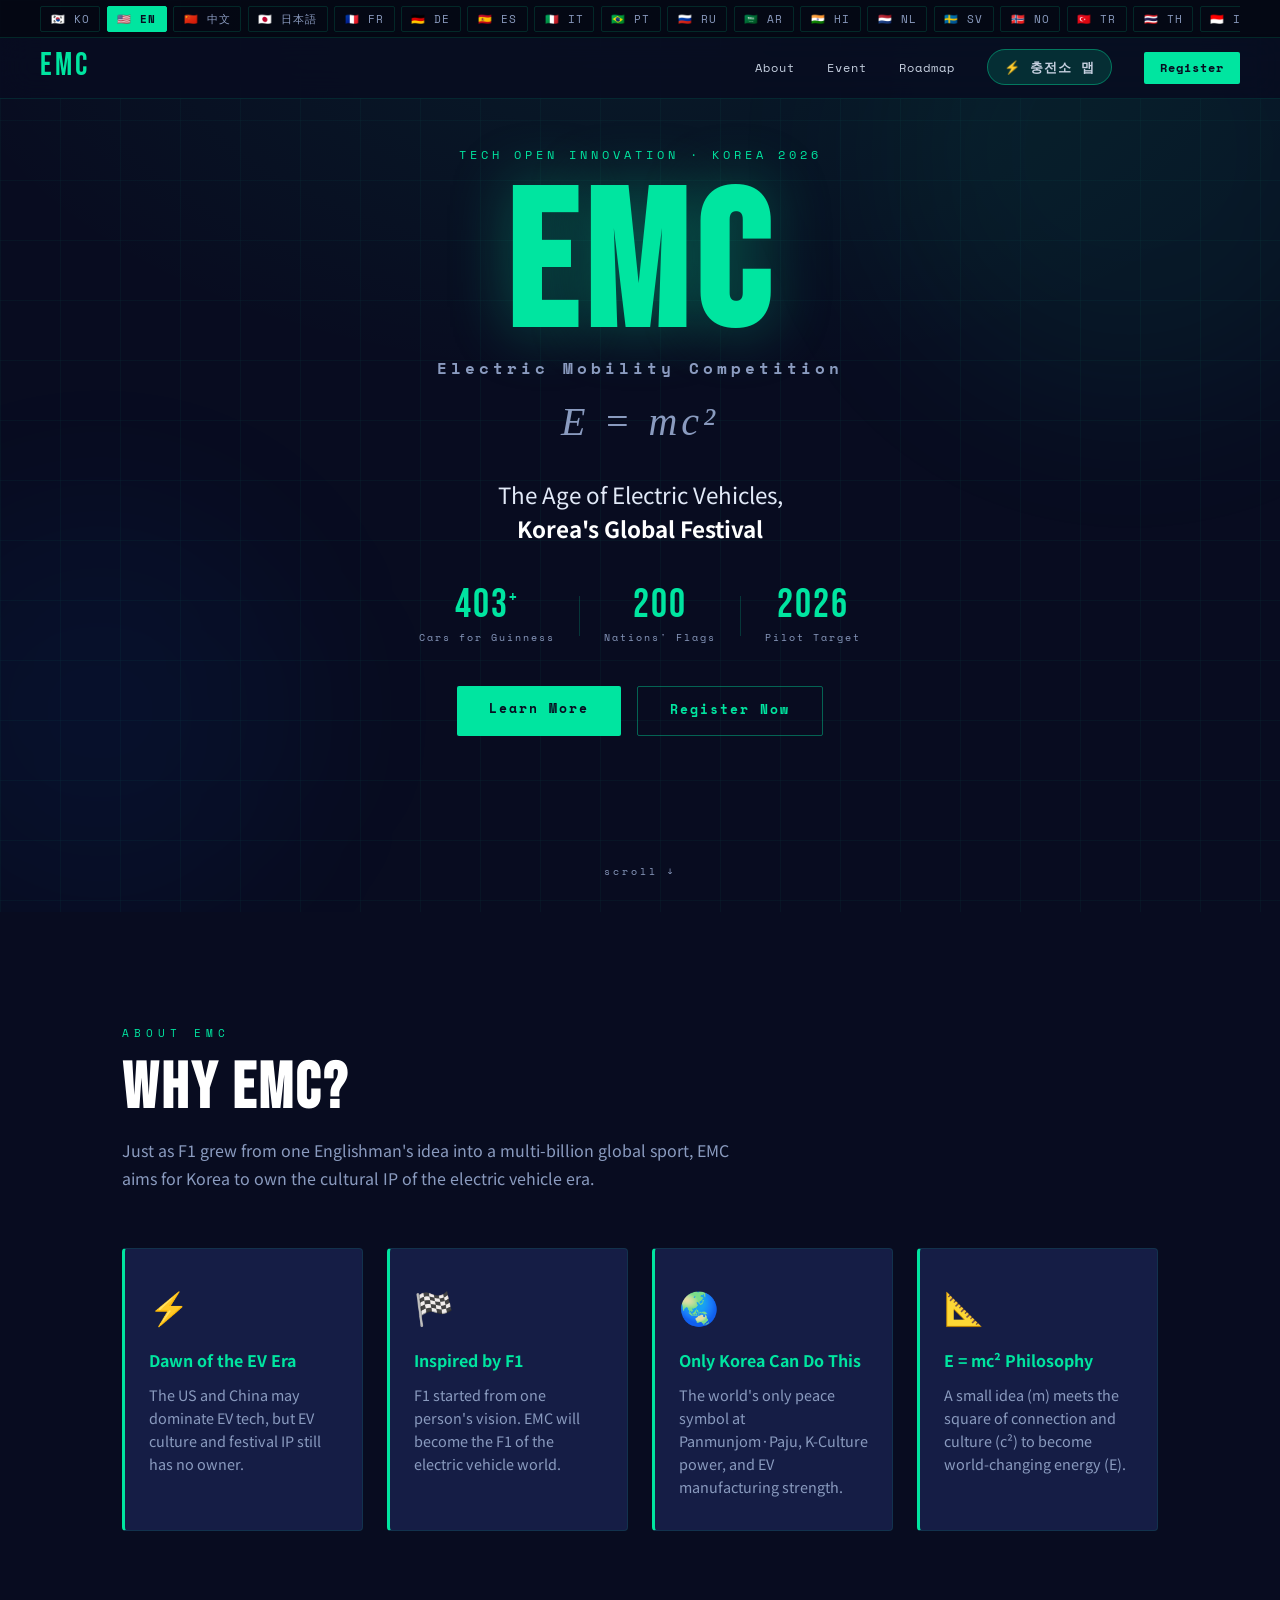
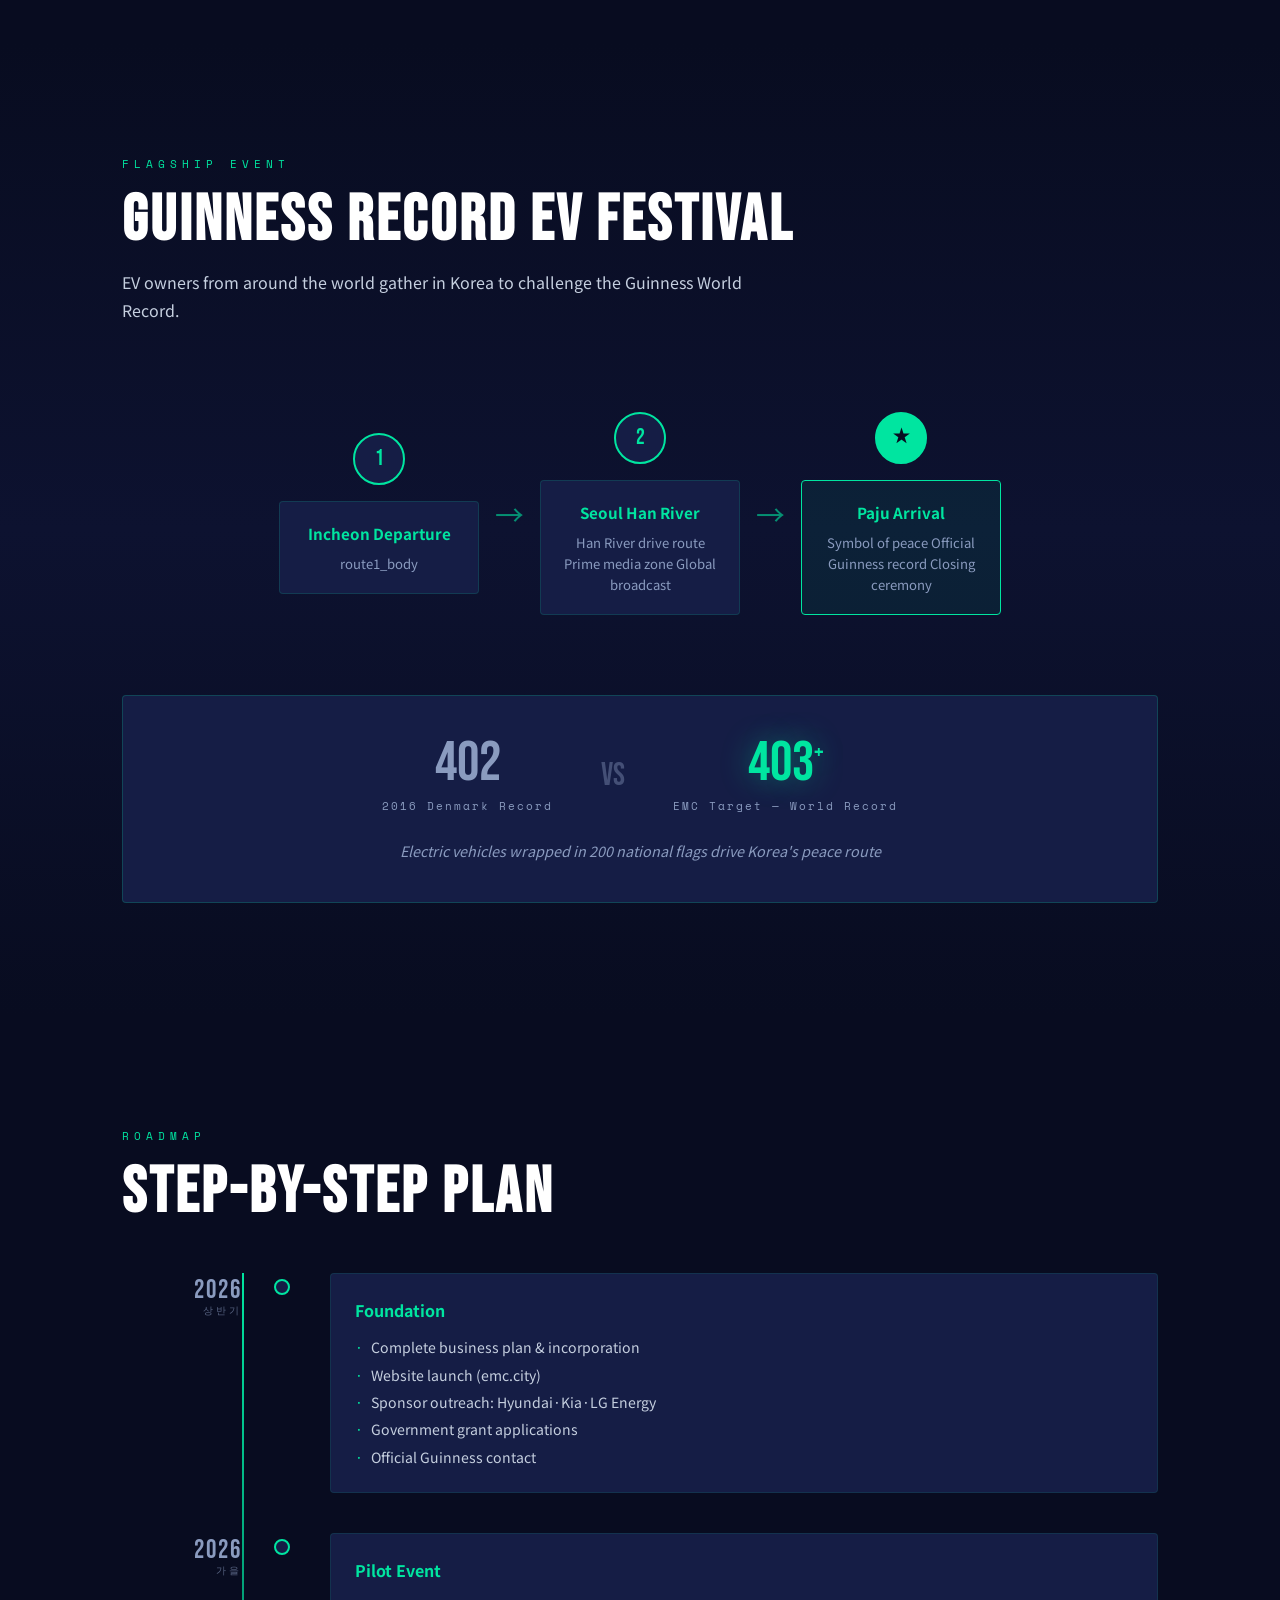
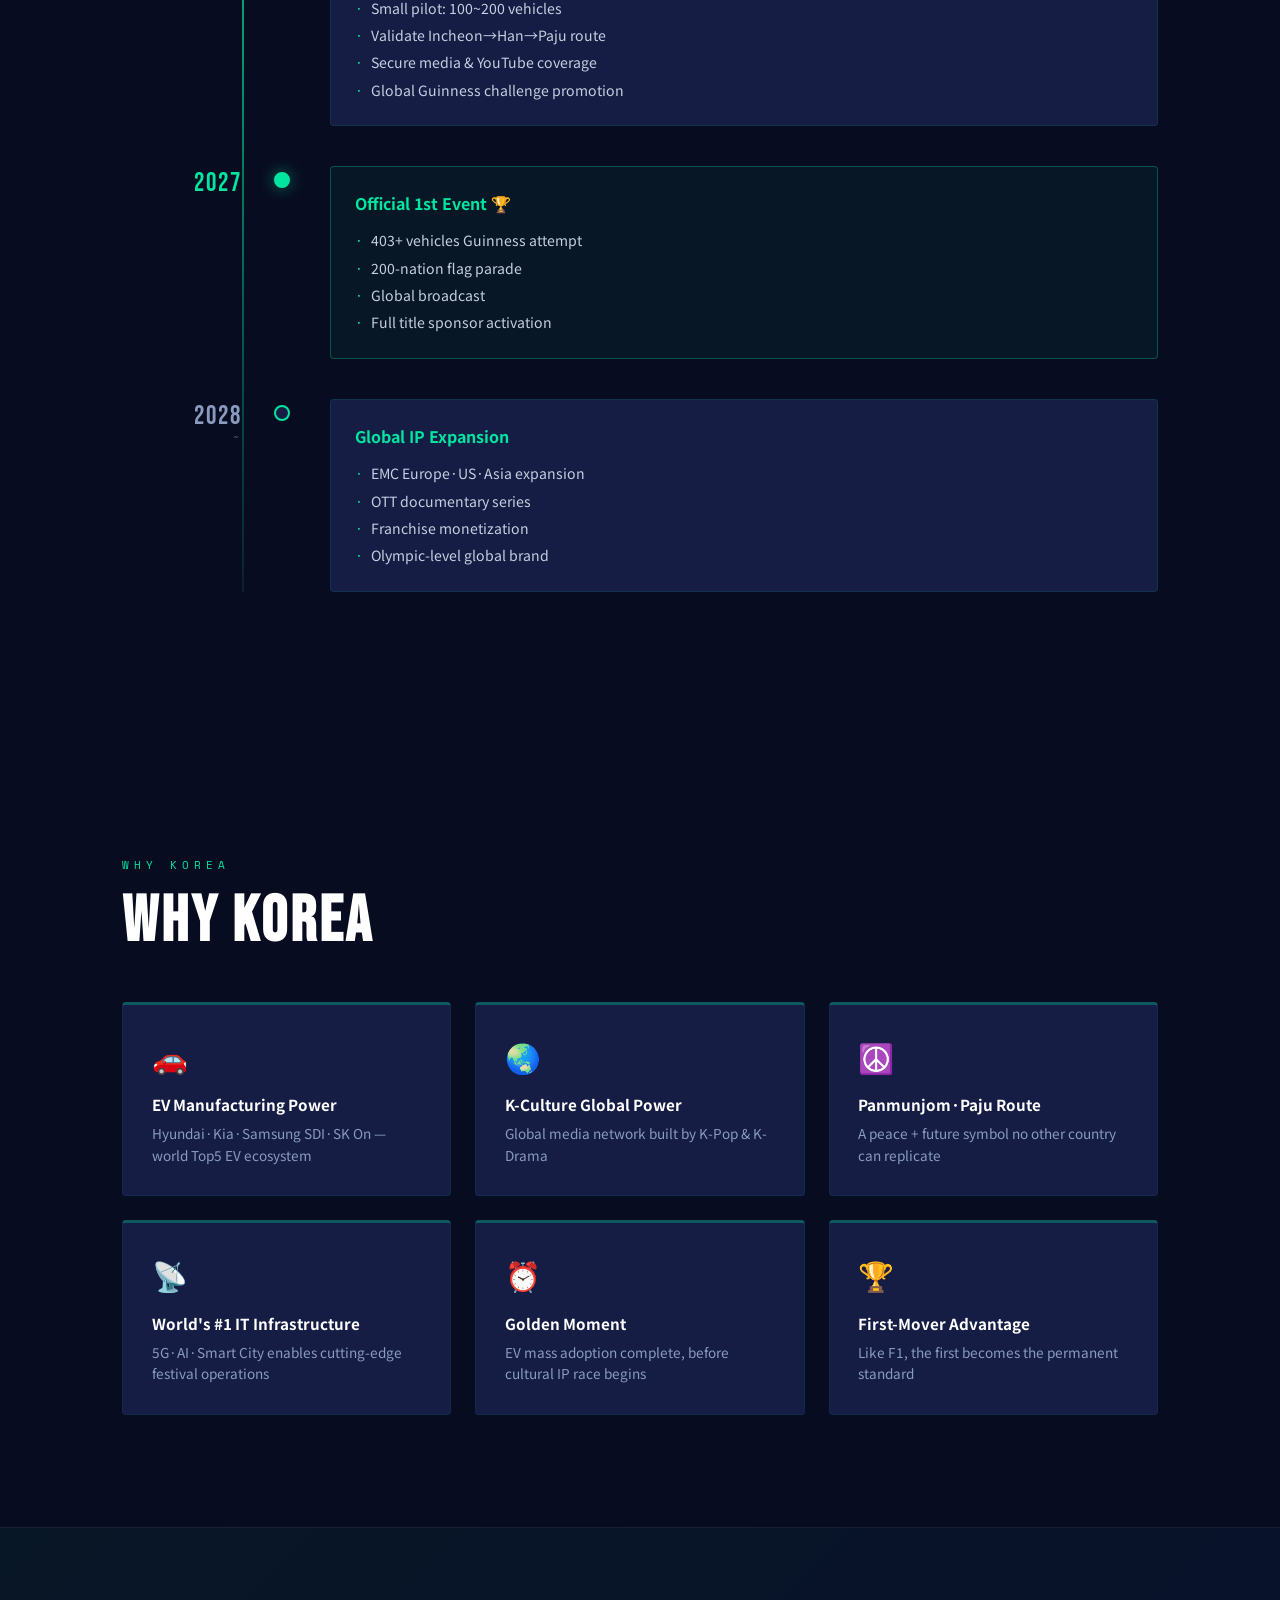
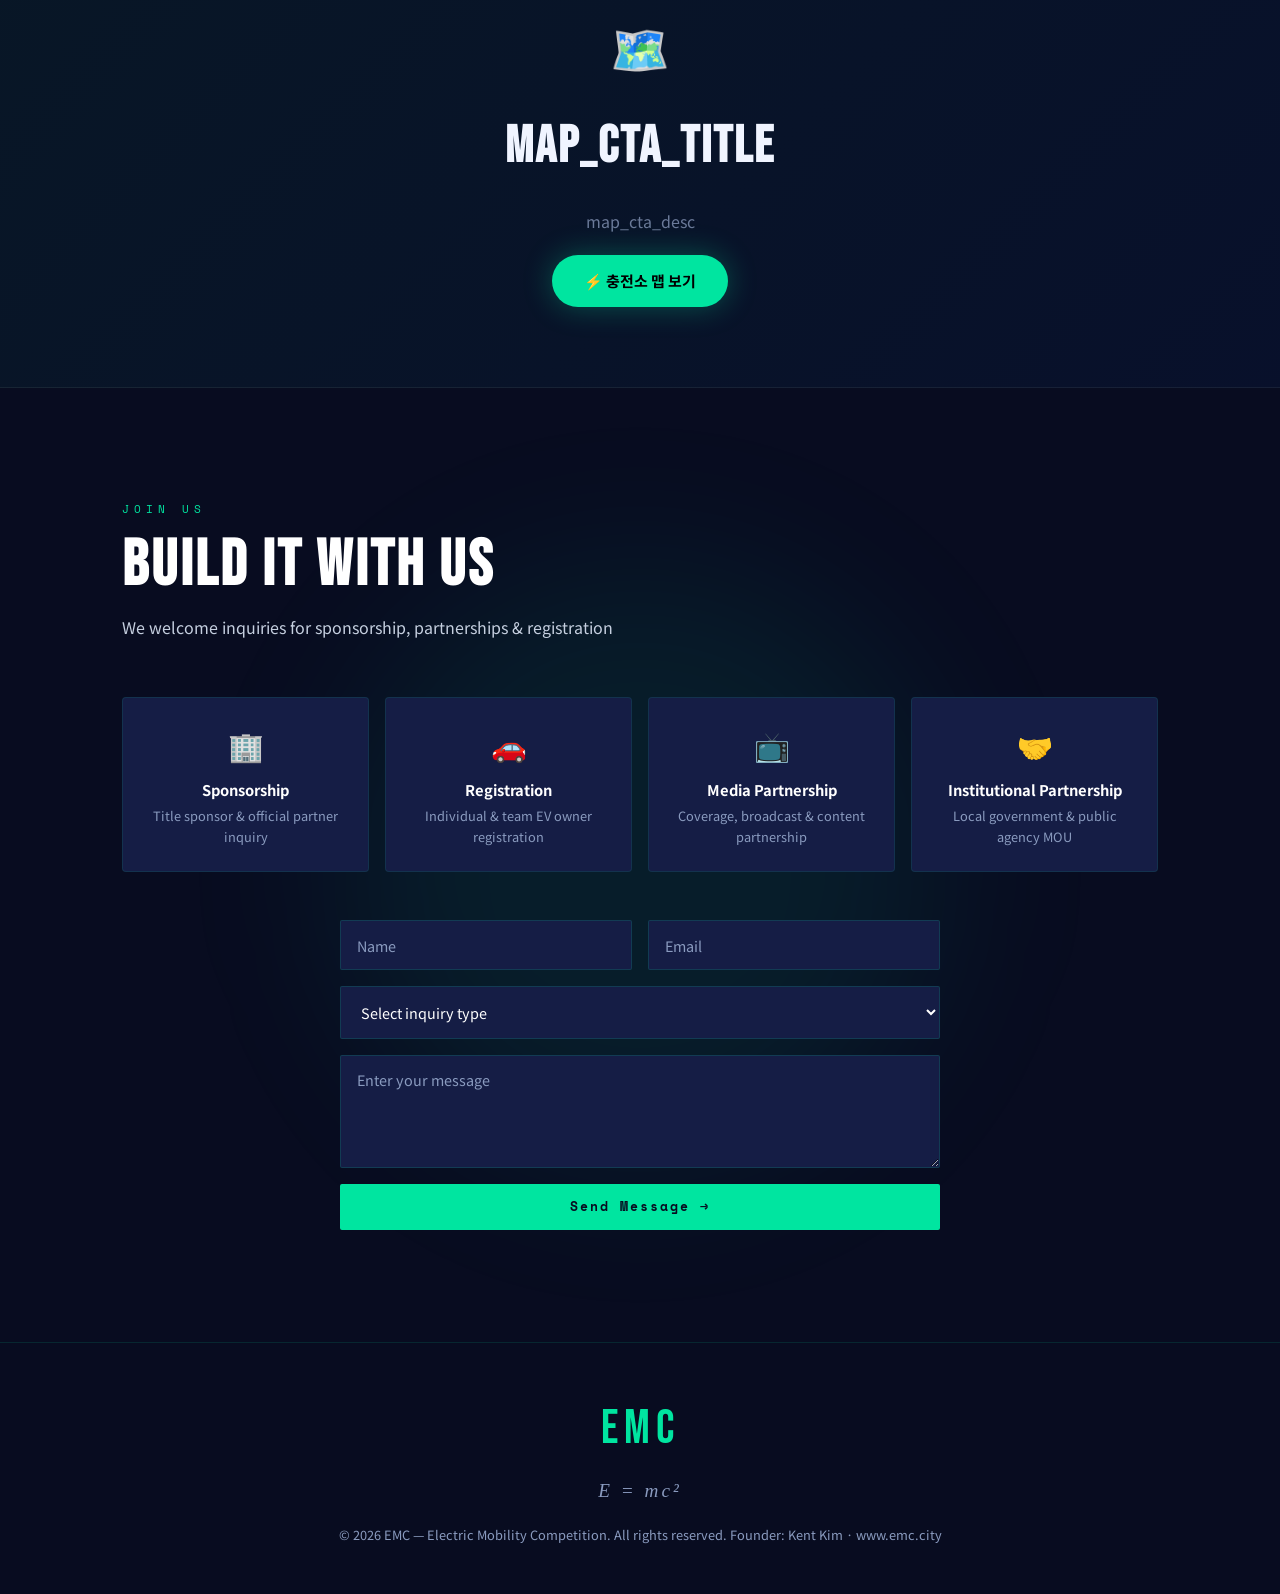
<file: about.html>
<!DOCTYPE html>
<html lang="ko">
<head>
  <meta charset="UTF-8" />
  <meta name="viewport" content="width=device-width, initial-scale=1.0" />
  <title>EMC — About</title>
  <meta name="description" content="전기자동차 시대, 한국이 만드는 글로벌 축제." />
  <link rel="preconnect" href="https://fonts.googleapis.com" />
  <link rel="preconnect" href="https://fonts.gstatic.com" crossorigin />
  <link href="https://fonts.googleapis.com/css2?family=Space+Mono:wght@400;700&family=Bebas+Neue&family=Noto+Sans+KR:wght@300;400;700;900&display=swap" rel="stylesheet" />
  <link rel="stylesheet" href="style.css" />

  <link rel="icon" type="image/x-icon" href="./favicon.ico">
  <link rel="apple-touch-icon" href="./apple-touch-icon.png">
</head>
<body>

  <!-- LANG BAR -->
  <div id="lang-bar">
    <div class="lang-inner">
      <button class="lang-btn" data-lang="ko">🇰🇷 KO</button>
      <button class="lang-btn" data-lang="en">🇺🇸 EN</button>
      <button class="lang-btn" data-lang="zh">🇨🇳 中文</button>
      <button class="lang-btn" data-lang="ja">🇯🇵 日本語</button>
      <button class="lang-btn" data-lang="fr">🇫🇷 FR</button>
      <button class="lang-btn" data-lang="de">🇩🇪 DE</button>
      <button class="lang-btn" data-lang="es">🇪🇸 ES</button>
      <button class="lang-btn" data-lang="it">🇮🇹 IT</button>
      <button class="lang-btn" data-lang="pt">🇧🇷 PT</button>
      <button class="lang-btn" data-lang="ru">🇷🇺 RU</button>
      <button class="lang-btn" data-lang="ar">🇸🇦 AR</button>
      <button class="lang-btn" data-lang="hi">🇮🇳 HI</button>
      <button class="lang-btn" data-lang="nl">🇳🇱 NL</button>
      <button class="lang-btn" data-lang="sv">🇸🇪 SV</button>
      <button class="lang-btn" data-lang="no">🇳🇴 NO</button>
      <button class="lang-btn" data-lang="tr">🇹🇷 TR</button>
      <button class="lang-btn" data-lang="th">🇹🇭 TH</button>
      <button class="lang-btn" data-lang="id">🇮🇩 ID</button>
      <button class="lang-btn" data-lang="pl">🇵🇱 PL</button>
      <button class="lang-btn" data-lang="vi">🇻🇳 VI</button>
    </div>
  </div>

  <!-- NAV -->
  <nav id="nav">
    <div class="nav-inner">
      <a class="nav-logo" href="./index.html">EMC</a>
      <ul class="nav-links">
        <li><a href="#about"   data-i18n="nav_about">소개</a></li>
        <li><a href="#event"   data-i18n="nav_event">행사</a></li>
        <li><a href="#roadmap" data-i18n="nav_roadmap">로드맵</a></li>
        
        <li><a href="./index.html" class="nav-map-btn" style="background:rgba(0,229,160,0.15);color:#00e5a0;border:1px solid rgba(0,229,160,0.4);padding:7px 16px;border-radius:999px;font-weight:600;font-size:13px;transition:.2s;" onmouseover="this.style.background='rgba(0,229,160,0.3)'" onmouseout="this.style.background='rgba(0,229,160,0.15)'">⚡ 충전소 맵</a></li>
        <li><a href="#contact" class="nav-cta" data-i18n="nav_cta">참가 신청</a></li>
      </ul>
      <button class="nav-hamburger" id="hamburger"><span></span><span></span><span></span></button>
    </div>
  </nav>

  <!-- HERO -->
  <section id="hero">
    <div class="hero-bg">
      <div class="grid-overlay"></div>
      <div class="glow glow-1"></div>
      <div class="glow glow-2"></div>
      <div class="particles" id="particles"></div>
    </div>
    <div class="hero-content">
      <div class="hero-label" data-i18n="hero_label">TECH OPEN INNOVATION · KOREA 2026</div>
      <h1 class="hero-title">
        <span class="hero-emc">EMC</span>
        <span class="hero-sub">Electric Mobility Competition</span>
      </h1>
      <p class="hero-formula">E = mc²</p>
      <p class="hero-tagline">
        <span data-i18n="hero_tagline1">전기자동차 시대,</span><br>
        <strong data-i18n="hero_tagline2">한국이 만드는 글로벌 축제</strong>
      </p>
      <div class="hero-stats">
        <div class="stat"><span class="stat-num">403<sup>+</sup></span><span class="stat-lbl" data-i18n="stat1_lbl">대 기네스 도전</span></div>
        <div class="stat-divider"></div>
        <div class="stat"><span class="stat-num">200</span><span class="stat-lbl" data-i18n="stat2_lbl">개국 국기 래핑</span></div>
        <div class="stat-divider"></div>
        <div class="stat"><span class="stat-num">2026</span><span class="stat-lbl" data-i18n="stat3_lbl">파일럿 목표</span></div>
      </div>
      <div class="hero-btns">
        <a href="#event"   class="btn-primary" data-i18n="btn_learn">행사 알아보기</a>
        <a href="#contact" class="btn-ghost"   data-i18n="btn_register">참가 신청하기</a>
      </div>
    </div>
    <div class="hero-scroll">scroll ↓</div>
  </section>

  <!-- ABOUT -->
  <section id="about">
    <div class="container">
      <div class="section-label" data-i18n="about_label">ABOUT EMC</div>
      <h2 class="section-title" data-i18n="about_title">왜 EMC인가?</h2>
      <p class="section-desc" data-i18n="about_desc">F1이 한 영국인의 아이디어에서 수조 원 규모의 글로벌 스포츠로 성장한 것처럼,
EMC는 전기차 시대의 문화 IP를 한국이 선점하는 것을 목표로 합니다.</p>
      <div class="about-grid">
        <div class="about-card" data-reveal><div class="card-icon">⚡</div><h3 data-i18n="card1_title">전기차 시대의 도래</h3><p data-i18n="card1_body">기술 패권은 미국·중국이 가져갔지만, 전기차 문화와 축제 IP는 아직 주인이 없습니다.</p></div>
        <div class="about-card" data-reveal><div class="card-icon">🏁</div><h3 data-i18n="card2_title">F1이 준 영감</h3><p data-i18n="card2_body">F1은 한 사람의 비전에서 시작되었습니다. EMC는 전기차 세계의 F1이 될 것입니다.</p></div>
        <div class="about-card" data-reveal><div class="card-icon">🌏</div><h3 data-i18n="card3_title">한국만이 할 수 있는 것</h3><p data-i18n="card3_body">판문점·파주라는 세계 유일의 평화 상징 공간, K-컬처 파워, 전기차 제조 강국.</p></div>
        <div class="about-card" data-reveal><div class="card-icon">📐</div><h3 data-i18n="card4_title">E = mc² 철학</h3><p data-i18n="card4_body">작은 아이디어(m)가 연결과 문화의 제곱(c²)을 만나 세상을 바꾸는 에너지(E)가 됩니다.</p></div>
      </div>
    </div>
  </section>

  <!-- EVENT -->
  <section id="event">
    <div class="event-bg"></div>
    <div class="container">
      <div class="section-label" data-i18n="event_label">FLAGSHIP EVENT</div>
      <h2 class="section-title light" data-i18n="event_title">기네스 도전 국제 전기차 페스티벌</h2>
      <p class="section-desc light" data-i18n="event_desc">전세계 전기차 오너가 한국에 모여 기네스 세계기록에 도전합니다.</p>
      <div class="route-wrap">
        <div class="route-steps">
          <div class="route-step" data-reveal>
            <div class="route-dot">1</div>
            <div class="route-card"><h4 data-i18n="route1_title">인천 출발</h4><p data-i18n="route1_body">국제공항 인근 집결<br>200개국 국기 래핑<br>개막식</p></div>
          </div>
          <div class="route-arrow">→</div>
          <div class="route-step" data-reveal>
            <div class="route-dot">2</div>
            <div class="route-card"><h4 data-i18n="route2_title">서울 한강</h4><p data-i18n="route2_body">한강 드라이브 코스<br>주요 미디어 구간<br>글로벌 중계</p></div>
          </div>
          <div class="route-arrow">→</div>
          <div class="route-step highlight" data-reveal>
            <div class="route-dot">★</div>
            <div class="route-card"><h4 data-i18n="route3_title">파주 도착</h4><p data-i18n="route3_body">평화의 상징 지역<br>기네스 공식 기록<br>폐막식</p></div>
          </div>
        </div>
      </div>
      <div class="guinness-box" data-reveal>
        <div class="guinness-record">
          <div class="record-item">
            <span class="record-num">402</span>
            <span class="record-lbl" data-i18n="dk_record">2016년 덴마크 기록</span>
          </div>
          <div class="record-vs">VS</div>
          <div class="record-item target">
            <span class="record-num">403<sup>+</sup></span>
            <span class="record-lbl" data-i18n="emc_target">EMC 목표 — 세계신기록</span>
          </div>
        </div>
        <p class="guinness-note" data-i18n="guinness_note">전세계 200개국 국기를 래핑한 전기차들이 한국의 평화 루트를 달립니다</p>
      </div>
    </div>
  </section>

  <!-- ROADMAP -->
  <section id="roadmap">
    <div class="container">
      <div class="section-label" data-i18n="rm_label">ROADMAP</div>
      <h2 class="section-title" data-i18n="rm_title">단계별 추진 계획</h2>
      <div class="timeline">
        <div class="tl-item" data-reveal>
          <div class="tl-year">2026<br><small>상반기</small></div>
          <div class="tl-dot"></div>
          <div class="tl-content"><h4 data-i18n="phase1_title">기반 구축</h4><ul id="phase1_list"></ul></div>
        </div>
        <div class="tl-item" data-reveal>
          <div class="tl-year">2026<br><small>가을</small></div>
          <div class="tl-dot"></div>
          <div class="tl-content"><h4 data-i18n="phase2_title">파일럿 행사</h4><ul id="phase2_list"></ul></div>
        </div>
        <div class="tl-item highlight" data-reveal>
          <div class="tl-year">2027</div>
          <div class="tl-dot"></div>
          <div class="tl-content"><h4 data-i18n="phase3_title">공식 1회 대회 🏆</h4><ul id="phase3_list"></ul></div>
        </div>
        <div class="tl-item" data-reveal>
          <div class="tl-year">2028<br><small>~</small></div>
          <div class="tl-dot"></div>
          <div class="tl-content"><h4 data-i18n="phase4_title">글로벌 IP화</h4><ul id="phase4_list"></ul></div>
        </div>
      </div>
    </div>
  </section>

  <!-- WHY KOREA -->
  <section id="why-korea">
    <div class="container">
      <div class="section-label" data-i18n="why_label">WHY KOREA</div>
      <h2 class="section-title" data-i18n="why_title">한국이어야 하는 이유</h2>
      <div class="why-grid">
        <div class="why-item" data-reveal><span class="why-icon">🚗</span><h4 data-i18n="why1_title">전기차 제조 강국</h4><p data-i18n="why1_body">현대·기아·삼성SDI·SK온 등 세계 Top5 EV 생태계</p></div>
        <div class="why-item" data-reveal><span class="why-icon">🌏</span><h4 data-i18n="why2_title">K-컬처 글로벌 파워</h4><p data-i18n="why2_body">K-팝·K-드라마로 구축된 전세계 미디어 네트워크</p></div>
        <div class="why-item" data-reveal><span class="why-icon">☮️</span><h4 data-i18n="why3_title">판문점·파주 루트</h4><p data-i18n="why3_body">세계 어느 나라도 따라올 수 없는 평화+미래의 상징</p></div>
        <div class="why-item" data-reveal><span class="why-icon">📡</span><h4 data-i18n="why4_title">IT 인프라 세계 1위</h4><p data-i18n="why4_body">5G·AI·스마트시티로 최첨단 페스티벌 운영 가능</p></div>
        <div class="why-item" data-reveal><span class="why-icon">⏰</span><h4 data-i18n="why5_title">골든타임</h4><p data-i18n="why5_body">EV 대중화 완성, 문화 IP 선점 경쟁 시작 전</p></div>
        <div class="why-item" data-reveal><span class="why-icon">🏆</span><h4 data-i18n="why6_title">선점 효과</h4><p data-i18n="why6_body">F1처럼 최초가 곧 영구적 표준이 됩니다</p></div>
      </div>
    </div>
  </section>

  

  <!-- CONTACT -->
  
  <!-- MAP CTA -->
  <section id="map-cta" style="padding:80px 20px;text-align:center;background:linear-gradient(135deg,rgba(0,229,160,0.05),rgba(0,102,255,0.05));border-top:1px solid rgba(255,255,255,0.06);border-bottom:1px solid rgba(255,255,255,0.06);">
    <div style="max-width:600px;margin:0 auto;display:flex;flex-direction:column;align-items:center;gap:20px;">
      <div style="font-size:48px;">🗺️</div>
      <h2 style="font-family:'Bebas Neue',sans-serif;font-size:clamp(32px,5vw,52px);letter-spacing:2px;color:#f0f4ff;" data-i18n="map_cta_title">전세계 EV 충전소 지도</h2>
      <p style="color:#6b7a99;font-size:16px;line-height:1.7;max-width:480px;" data-i18n="map_cta_desc">전세계 전기차 충전소를 실시간으로 확인하세요. 충전소 상태 신고, 사진 업로드, EV 오너 커뮤니티 채팅까지.</p>
      <a href="./index.html" style="display:inline-flex;align-items:center;gap:10px;background:#00e5a0;color:#000;font-weight:700;font-size:15px;padding:14px 32px;border-radius:999px;text-decoration:none;transition:.2s;box-shadow:0 0 30px rgba(0,229,160,0.3);" onmouseover="this.style.transform='scale(1.04)'" onmouseout="this.style.transform='scale(1)'">
        ⚡ 충전소 맵 보기
      </a>
    </div>
  </section>

<section id="contact">
    <div class="contact-bg"><div class="glow glow-3"></div></div>
    <div class="container">
      <div class="section-label" data-i18n="contact_label">JOIN US</div>
      <h2 class="section-title light" data-i18n="contact_title">함께 만들어 가세요</h2>
      <p class="section-desc light" data-i18n="contact_desc">스폰서십, 파트너십, 참가 신청 등 문의를 환영합니다</p>
      <div class="contact-grid">
        <div class="contact-card" data-reveal><div class="contact-icon">🏢</div><h4 data-i18n="ct1_title">스폰서십</h4><p data-i18n="ct1_body">타이틀 스폰서·공식 파트너 문의</p></div>
        <div class="contact-card" data-reveal><div class="contact-icon">🚗</div><h4 data-i18n="ct2_title">참가 신청</h4><p data-i18n="ct2_body">전기차 오너 개인·팀 참가 등록</p></div>
        <div class="contact-card" data-reveal><div class="contact-icon">📺</div><h4 data-i18n="ct3_title">미디어 협력</h4><p data-i18n="ct3_body">취재·중계·콘텐츠 파트너십</p></div>
        <div class="contact-card" data-reveal><div class="contact-icon">🤝</div><h4 data-i18n="ct4_title">기관 협력</h4><p data-i18n="ct4_body">지자체·정부기관 MOU 문의</p></div>
      </div>
      <div class="contact-form-wrap" data-reveal>
        <form class="contact-form" id="contactForm" action="https://formspree.io/f/mdawvarp" method="POST">
          <div class="form-row">
            <input type="text"  data-i18n="form_name"  placeholder="성함"   name="name" required />
            <input type="email" data-i18n="form_email" placeholder="이메일" name="email" required />
          </div>
          <select name="inquiry_type" required>
            <option value="" disabled selected data-i18n="form_select">문의 유형 선택</option>
            <option data-i18n="ct1_title">스폰서십</option>
            <option data-i18n="ct2_title">참가 신청</option>
            <option data-i18n="ct3_title">미디어 협력</option>
            <option data-i18n="ct4_title">기관 협력</option>
          </select>
          <textarea data-i18n="form_msg" placeholder="메시지를 입력해주세요" name="message" rows="4" required></textarea>
          <button type="submit" class="btn-primary full" id="submitBtn" data-i18n="form_submit">문의하기 →</button>
        </form>
      </div>
    </div>
  </section>

  <!-- FOOTER -->
  <footer>
    <div class="footer-inner">
      <div class="footer-logo">EMC</div>
      <div class="footer-formula">E = mc²</div>
      <p class="footer-copy" data-i18n="footer_copy">© 2026 EMC — Electric Mobility Competition. All rights reserved.<br>Founder: Kent Kim (김형섭) · www.emc.city</p>
    </div>
  </footer>

  <script src="i18n.js"></script>
  <script src="main.js"></script>
</body>
</html>
</file>
<file: style.css>
/* ── Reset & Variables ── */
*, *::before, *::after { box-sizing: border-box; margin: 0; padding: 0; }

:root {
  --navy:      #080c20;
  --navy-mid:  #0d1230;
  --navy-light:#151d45;
  --green:     #00e5a0;
  --green-dim: #00b87a;
  --white:     #ffffff;
  --off-white: #e2eaf8;
  --gray:      #8a9bbf;
  --gray-light:#c5cfdf;
  --gold:      #ffd166;
  --font-display: 'Bebas Neue', sans-serif;
  --font-mono:    'Space Mono', monospace;
  --font-body:    'Noto Sans KR', sans-serif;
}

html { scroll-behavior: smooth; }

body {
  background: var(--navy);
  color: var(--off-white);
  font-family: var(--font-body);
  line-height: 1.6;
  overflow-x: hidden;
}

/* ── Scrollbar ── */
::-webkit-scrollbar { width: 4px; }
::-webkit-scrollbar-track { background: var(--navy); }
::-webkit-scrollbar-thumb { background: var(--green); border-radius: 2px; }

/* ── NAV ── */
#nav {
  position: fixed; top: 0; left: 0; right: 0; z-index: 100;
  padding: 0 2rem;
  backdrop-filter: blur(16px);
  background: rgba(8, 12, 32, 0.85);
  border-bottom: 1px solid rgba(0, 229, 160, 0.12);
  transition: all 0.3s;
}
#nav.scrolled { border-bottom-color: rgba(0, 229, 160, 0.25); }
.nav-inner {
  max-width: 1200px; margin: 0 auto;
  display: flex; align-items: center; justify-content: space-between;
  height: 64px;
}
.nav-logo {
  font-family: var(--font-display);
  font-size: 2rem; letter-spacing: 3px;
  color: var(--green); text-decoration: none;
}
.nav-links {
  display: flex; list-style: none; gap: 2rem; align-items: center;
}
.nav-links a {
  color: var(--gray-light); text-decoration: none;
  font-family: var(--font-mono); font-size: 0.78rem; letter-spacing: 1px;
  transition: color 0.2s;
}
.nav-links a:hover { color: var(--green); }
.nav-cta {
  background: var(--green) !important; color: var(--navy) !important;
  padding: 0.4rem 1rem; border-radius: 2px; font-weight: 700 !important;
  transition: opacity 0.2s !important;
}
.nav-cta:hover { opacity: 0.85; }
.nav-hamburger {
  display: none; flex-direction: column; gap: 5px;
  background: none; border: none; cursor: pointer; padding: 4px;
}
.nav-hamburger span {
  display: block; width: 22px; height: 2px;
  background: var(--green); transition: all 0.3s;
}

/* ── HERO ── */
#hero {
  position: relative; min-height: 100vh;
  display: flex; align-items: center; justify-content: center;
  overflow: hidden;
}
.hero-bg {
  position: absolute; inset: 0;
  background: radial-gradient(ellipse 80% 60% at 50% 0%, rgba(0,229,160,0.07) 0%, transparent 70%);
}
.grid-overlay {
  position: absolute; inset: 0;
  background-image:
    linear-gradient(rgba(0,229,160,0.04) 1px, transparent 1px),
    linear-gradient(90deg, rgba(0,229,160,0.04) 1px, transparent 1px);
  background-size: 60px 60px;
}
.glow {
  position: absolute; border-radius: 50%;
  filter: blur(80px); pointer-events: none;
}
.glow-1 { width: 500px; height: 500px; background: rgba(0,229,160,0.06); top: -100px; right: -100px; }
.glow-2 { width: 400px; height: 400px; background: rgba(0,100,255,0.05); bottom: 0; left: -100px; }
.glow-3 { width: 600px; height: 600px; background: rgba(0,229,160,0.08); top: 50%; left: 50%; transform: translate(-50%,-50%); }

.hero-content {
  position: relative; z-index: 2;
  text-align: center; padding: 7rem 2rem 4rem;
  max-width: 900px;
}
.hero-label {
  font-family: var(--font-mono); font-size: 0.72rem;
  letter-spacing: 4px; color: var(--green);
  margin-bottom: 1.5rem;
  animation: fadeUp 0.8s 0.1s both;
}
.hero-title {
  display: flex; flex-direction: column; align-items: center;
  gap: 0.3rem; margin-bottom: 0.5rem;
  animation: fadeUp 0.8s 0.2s both;
}
.hero-emc {
  font-family: var(--font-display);
  font-size: clamp(5rem, 18vw, 12rem);
  line-height: 0.85; letter-spacing: 8px;
  color: var(--green);
  text-shadow: 0 0 60px rgba(0,229,160,0.35);
}
.hero-sub {
  font-family: var(--font-mono); font-size: clamp(0.7rem, 2vw, 1rem);
  letter-spacing: 4px; color: var(--gray);
}
.hero-formula {
  font-family: 'Georgia', serif; font-style: italic;
  font-size: clamp(1.5rem, 4vw, 2.5rem);
  color: var(--gray); letter-spacing: 4px;
  margin: 0.5rem 0 1.5rem;
  animation: fadeUp 0.8s 0.3s both;
}
.hero-tagline {
  font-size: clamp(1rem, 2.5vw, 1.4rem);
  color: var(--off-white); line-height: 1.5; margin-bottom: 2.5rem;
  animation: fadeUp 0.8s 0.4s both;
}
.hero-tagline strong { color: var(--white); }

.hero-stats {
  display: flex; align-items: center; justify-content: center;
  gap: 1.5rem; margin-bottom: 2.5rem; flex-wrap: wrap;
  animation: fadeUp 0.8s 0.5s both;
}
.stat { display: flex; flex-direction: column; align-items: center; }
.stat-num {
  font-family: var(--font-display); font-size: 2.5rem;
  color: var(--green); letter-spacing: 2px; line-height: 1;
}
.stat-num sup { font-size: 1.2rem; }
.stat-lbl {
  font-family: var(--font-mono); font-size: 0.65rem;
  color: var(--gray); letter-spacing: 2px; margin-top: 4px;
}
.stat-divider { width: 1px; height: 40px; background: rgba(0,229,160,0.2); }

.hero-btns {
  display: flex; gap: 1rem; justify-content: center; flex-wrap: wrap;
  animation: fadeUp 0.8s 0.6s both;
}

.hero-scroll {
  position: absolute; bottom: 2rem; left: 50%; transform: translateX(-50%);
  font-family: var(--font-mono); font-size: 0.65rem;
  color: var(--gray); letter-spacing: 3px;
  animation: bounce 2s infinite;
}

/* ── BUTTONS ── */
.btn-primary {
  display: inline-block;
  background: var(--green); color: var(--navy);
  font-family: var(--font-mono); font-size: 0.8rem; font-weight: 700;
  letter-spacing: 2px; padding: 0.85rem 2rem;
  text-decoration: none; border-radius: 2px;
  transition: all 0.2s; border: none; cursor: pointer;
}
.btn-primary:hover { background: #00ffb3; transform: translateY(-2px); box-shadow: 0 8px 24px rgba(0,229,160,0.3); }
.btn-primary.full { width: 100%; text-align: center; }
.btn-ghost {
  display: inline-block;
  background: transparent; color: var(--green);
  font-family: var(--font-mono); font-size: 0.8rem; font-weight: 700;
  letter-spacing: 2px; padding: 0.85rem 2rem;
  text-decoration: none; border-radius: 2px;
  border: 1px solid rgba(0,229,160,0.4);
  transition: all 0.2s;
}
.btn-ghost:hover { background: rgba(0,229,160,0.08); border-color: var(--green); }

/* ── SECTIONS ── */
section { padding: 7rem 0; }
.container { max-width: 1100px; margin: 0 auto; padding: 0 2rem; }

.section-label {
  font-family: var(--font-mono); font-size: 0.7rem;
  letter-spacing: 5px; color: var(--green);
  margin-bottom: 1rem;
}
.section-title {
  font-family: var(--font-display); font-size: clamp(2.5rem, 6vw, 4rem);
  letter-spacing: 3px; color: var(--white); margin-bottom: 1rem;
  line-height: 1;
}
.section-title.light { color: var(--white); }
.section-desc {
  font-size: 1rem; color: var(--gray); line-height: 1.7;
  max-width: 620px; margin-bottom: 3.5rem;
}
.section-desc.light { color: var(--gray-light); }

/* ── ABOUT GRID ── */
.about-grid {
  display: grid; grid-template-columns: repeat(auto-fit, minmax(240px, 1fr));
  gap: 1.5rem; margin-top: 3rem;
}
.about-card {
  background: var(--navy-light);
  border: 1px solid rgba(0,229,160,0.1);
  border-left: 3px solid var(--green);
  padding: 2rem 1.5rem;
  border-radius: 4px;
  transition: all 0.3s;
}
.about-card:hover { transform: translateY(-4px); border-color: rgba(0,229,160,0.3); box-shadow: 0 12px 32px rgba(0,0,0,0.3); }
.card-icon { font-size: 2rem; margin-bottom: 1rem; }
.about-card h3 { font-size: 1rem; font-weight: 700; color: var(--green); margin-bottom: 0.6rem; }
.about-card p { font-size: 0.9rem; color: var(--gray); line-height: 1.6; }

/* ── EVENT ── */
#event {
  position: relative;
}
.event-bg {
  position: absolute; inset: 0;
  background: linear-gradient(180deg, var(--navy) 0%, var(--navy-mid) 50%, var(--navy) 100%);
  z-index: 0;
}
#event .container { position: relative; z-index: 1; }

.route-wrap { margin: 3rem 0; overflow-x: auto; }
.route-steps {
  display: flex; align-items: center; justify-content: center;
  gap: 1rem; min-width: 600px; padding: 2rem 0;
}
.route-step { display: flex; flex-direction: column; align-items: center; gap: 1rem; flex: 1; max-width: 200px; }
.route-dot {
  width: 52px; height: 52px; border-radius: 50%;
  display: flex; align-items: center; justify-content: center;
  font-family: var(--font-display); font-size: 1.4rem;
  background: var(--navy-light); border: 2px solid var(--green);
  color: var(--green); flex-shrink: 0;
}
.route-step.highlight .route-dot {
  background: var(--green); color: var(--navy); font-size: 1.2rem;
}
.route-card {
  background: var(--navy-light); border: 1px solid rgba(0,229,160,0.15);
  padding: 1.2rem; border-radius: 4px; text-align: center; width: 100%;
}
.route-step.highlight .route-card {
  border-color: var(--green); background: rgba(0,229,160,0.07);
}
.route-card h4 { color: var(--green); font-size: 0.95rem; margin-bottom: 0.5rem; }
.route-card p { font-size: 0.82rem; color: var(--gray); line-height: 1.6; }
.route-arrow {
  font-size: 1.8rem; color: var(--green); flex-shrink: 0;
  opacity: 0.6;
}
.route-line { display: none; }

.guinness-box {
  background: var(--navy-light); border: 1px solid rgba(0,229,160,0.2);
  border-radius: 4px; padding: 2.5rem; text-align: center; margin-top: 2rem;
}
.guinness-record {
  display: flex; align-items: center; justify-content: center;
  gap: 3rem; flex-wrap: wrap; margin-bottom: 1.5rem;
}
.record-item { display: flex; flex-direction: column; gap: 0.3rem; }
.record-num { font-family: var(--font-display); font-size: 3.5rem; color: var(--gray); line-height: 1; }
.record-num sup { font-size: 1.5rem; }
.record-item.target .record-num { color: var(--green); text-shadow: 0 0 30px rgba(0,229,160,0.4); }
.record-lbl { font-family: var(--font-mono); font-size: 0.7rem; letter-spacing: 2px; color: var(--gray); }
.record-vs { font-family: var(--font-display); font-size: 2rem; color: var(--gray); opacity: 0.4; }
.guinness-note { font-size: 0.9rem; color: var(--gray); font-style: italic; }

/* ── ROADMAP ── */
.timeline { margin-top: 3rem; position: relative; }
.timeline::before {
  content: ''; position: absolute; left: 120px; top: 0; bottom: 0;
  width: 2px; background: linear-gradient(180deg, var(--green) 0%, rgba(0,229,160,0.1) 100%);
}
.tl-item {
  display: grid; grid-template-columns: 120px 24px 1fr;
  gap: 0 2rem; margin-bottom: 2.5rem; align-items: start;
}
.tl-year {
  font-family: var(--font-display); font-size: 1.6rem;
  color: var(--gray); letter-spacing: 2px; line-height: 1.1;
  text-align: right; padding-top: 4px;
}
.tl-year small { display: block; font-family: var(--font-mono); font-size: 0.6rem; letter-spacing: 3px; color: var(--gray); opacity: 0.6; }
.tl-item.highlight .tl-year { color: var(--green); }
.tl-dot {
  width: 16px; height: 16px; border-radius: 50%;
  background: var(--navy-light); border: 2px solid var(--green);
  margin-top: 6px; flex-shrink: 0; position: relative;
}
.tl-item.highlight .tl-dot { background: var(--green); box-shadow: 0 0 16px rgba(0,229,160,0.5); }
.tl-content {
  background: var(--navy-light); border: 1px solid rgba(0,229,160,0.1);
  border-radius: 4px; padding: 1.5rem;
}
.tl-item.highlight .tl-content { border-color: rgba(0,229,160,0.3); background: rgba(0,229,160,0.05); }
.tl-content h4 { color: var(--green); font-size: 1rem; margin-bottom: 0.8rem; }
.tl-content ul { list-style: none; display: flex; flex-direction: column; gap: 0.3rem; }
.tl-content li {
  font-size: 0.88rem; color: var(--gray-light); padding-left: 1rem; position: relative;
}
.tl-content li::before { content: '·'; position: absolute; left: 0; color: var(--green); }

/* ── WHY KOREA ── */
.why-grid {
  display: grid; grid-template-columns: repeat(auto-fit, minmax(280px, 1fr));
  gap: 1.5rem; margin-top: 3rem;
}
.why-item {
  background: var(--navy-light); border: 1px solid rgba(0,229,160,0.08);
  border-top: 3px solid rgba(0,229,160,0.3);
  padding: 1.8rem; border-radius: 4px; transition: all 0.3s;
}
.why-item:hover { border-top-color: var(--green); transform: translateY(-3px); }
.why-icon { font-size: 1.8rem; display: block; margin-bottom: 0.8rem; }
.why-item h4 { font-size: 0.95rem; font-weight: 700; color: var(--white); margin-bottom: 0.4rem; }
.why-item p { font-size: 0.85rem; color: var(--gray); line-height: 1.6; }

/* ── FOUNDER ── */
#founder { background: var(--navy-mid); }
.founder-wrap {
  display: flex; gap: 3rem; align-items: flex-start; flex-wrap: wrap;
}
.founder-avatar {
  width: 120px; height: 120px; border-radius: 50%;
  background: var(--navy-light); border: 3px solid var(--green);
  display: flex; align-items: center; justify-content: center;
  font-family: var(--font-display); font-size: 2.5rem; color: var(--green);
  flex-shrink: 0; box-shadow: 0 0 40px rgba(0,229,160,0.2);
}
.founder-info { flex: 1; min-width: 280px; }
.founder-name { font-size: 1.8rem; font-weight: 900; color: var(--white); margin-bottom: 0.3rem; }
.founder-kr { font-weight: 300; color: var(--gray); margin-left: 0.5rem; font-size: 1.2rem; }
.founder-title { font-family: var(--font-mono); font-size: 0.75rem; color: var(--green); letter-spacing: 2px; margin-bottom: 1.5rem; }
.founder-creds { display: flex; flex-direction: column; gap: 0.6rem; margin-bottom: 1.8rem; }
.cred { display: flex; align-items: center; gap: 0.7rem; }
.cred-icon { font-size: 1.1rem; flex-shrink: 0; }
.cred span:last-child { font-size: 0.92rem; color: var(--off-white); }
.founder-quote {
  border-left: 3px solid var(--green); padding-left: 1.2rem;
  font-style: italic; color: var(--gray-light); font-size: 0.95rem; line-height: 1.7;
}

/* ── CONTACT ── */
#contact { position: relative; overflow: hidden; }
#contact .container { position: relative; z-index: 1; }
.contact-grid {
  display: grid; grid-template-columns: repeat(auto-fit, minmax(200px, 1fr));
  gap: 1rem; margin-bottom: 3rem;
}
.contact-card {
  background: var(--navy-light); border: 1px solid rgba(0,229,160,0.1);
  padding: 1.5rem; border-radius: 4px; text-align: center; transition: all 0.3s;
}
.contact-card:hover { border-color: var(--green); transform: translateY(-2px); }
.contact-icon { font-size: 1.8rem; margin-bottom: 0.6rem; }
.contact-card h4 { font-size: 0.92rem; color: var(--white); margin-bottom: 0.3rem; }
.contact-card p { font-size: 0.8rem; color: var(--gray); }

.contact-form-wrap { max-width: 600px; margin: 0 auto; }
.contact-form { display: flex; flex-direction: column; gap: 1rem; }
.form-row { display: grid; grid-template-columns: 1fr 1fr; gap: 1rem; }
.contact-form input,
.contact-form select,
.contact-form textarea {
  background: var(--navy-light); border: 1px solid rgba(0,229,160,0.15);
  color: var(--white); font-family: var(--font-body); font-size: 0.9rem;
  padding: 0.85rem 1rem; border-radius: 2px; outline: none;
  transition: border-color 0.2s; width: 100%;
}
.contact-form input:focus,
.contact-form select:focus,
.contact-form textarea:focus { border-color: var(--green); }
.contact-form input::placeholder,
.contact-form textarea::placeholder { color: var(--gray); }
.contact-form select option { background: var(--navy-mid); }
.contact-form textarea { resize: vertical; min-height: 100px; }

/* ── FOOTER ── */
footer {
  border-top: 1px solid rgba(0,229,160,0.12);
  padding: 3rem 2rem;
}
.footer-inner { max-width: 1100px; margin: 0 auto; text-align: center; }
.footer-logo {
  font-family: var(--font-display); font-size: 3rem;
  letter-spacing: 6px; color: var(--green); margin-bottom: 0.5rem;
}
.footer-formula {
  font-family: 'Georgia', serif; font-style: italic;
  font-size: 1.2rem; color: var(--gray); margin-bottom: 1rem; letter-spacing: 3px;
}
.footer-copy { font-size: 0.8rem; color: var(--gray); line-height: 1.8; }

/* ── PARTICLES ── */
.particles {
  position: absolute; inset: 0; pointer-events: none;
}
.particle {
  position: absolute; border-radius: 50%;
  background: var(--green); opacity: 0;
  animation: float var(--dur) var(--delay) infinite;
}

/* ── ANIMATIONS ── */
@keyframes fadeUp {
  from { opacity: 0; transform: translateY(20px); }
  to   { opacity: 1; transform: translateY(0); }
}
@keyframes bounce {
  0%, 100% { transform: translateX(-50%) translateY(0); }
  50%       { transform: translateX(-50%) translateY(8px); }
}
@keyframes float {
  0%   { opacity: 0; transform: translateY(0) scale(0); }
  10%  { opacity: 0.6; }
  90%  { opacity: 0.1; }
  100% { opacity: 0; transform: translateY(-120px) scale(0.5); }
}

/* reveal */
[data-reveal] { opacity: 0; transform: translateY(24px); transition: opacity 0.6s, transform 0.6s; }
[data-reveal].visible { opacity: 1; transform: none; }

/* ── RESPONSIVE ── */
@media (max-width: 768px) {
  .nav-links { display: none; }
  .nav-hamburger { display: flex; }
  .nav-links.open {
    display: flex; flex-direction: column;
    position: absolute; top: 64px; left: 0; right: 0;
    background: var(--navy-mid); padding: 1.5rem 2rem; gap: 1rem;
    border-bottom: 1px solid rgba(0,229,160,0.15);
  }
  .timeline::before { left: 60px; }
  .tl-item { grid-template-columns: 60px 20px 1fr; gap: 0 1rem; }
  .tl-year { font-size: 1rem; }
  .form-row { grid-template-columns: 1fr; }
  .founder-wrap { flex-direction: column; align-items: center; text-align: center; }
  .founder-quote { text-align: left; }
}

/* ── LANG BAR ── */
#lang-bar {
  position: fixed; top: 0; left: 0; right: 0; z-index: 200;
  background: rgba(5, 8, 20, 0.95);
  border-bottom: 1px solid rgba(0,229,160,0.15);
  padding: 0 1rem;
}
.lang-inner {
  max-width: 1200px; margin: 0 auto;
  display: flex; gap: 0.4rem; padding: 0.35rem 0;
  overflow-x: auto; scrollbar-width: none;
}
.lang-inner::-webkit-scrollbar { display: none; }
.lang-btn {
  background: transparent; border: 1px solid rgba(0,229,160,0.15);
  color: var(--gray); font-family: var(--font-mono); font-size: 0.68rem;
  letter-spacing: 1px; padding: 0.25rem 0.6rem; border-radius: 2px;
  cursor: pointer; white-space: nowrap; transition: all 0.2s;
  flex-shrink: 0;
}
.lang-btn:hover { border-color: var(--green); color: var(--green); }
.lang-btn.active {
  background: var(--green); border-color: var(--green);
  color: var(--navy); font-weight: 700;
}

/* Offset nav for lang bar */
#nav { top: 34px; }
#hero { padding-top: 34px; }
</file>
